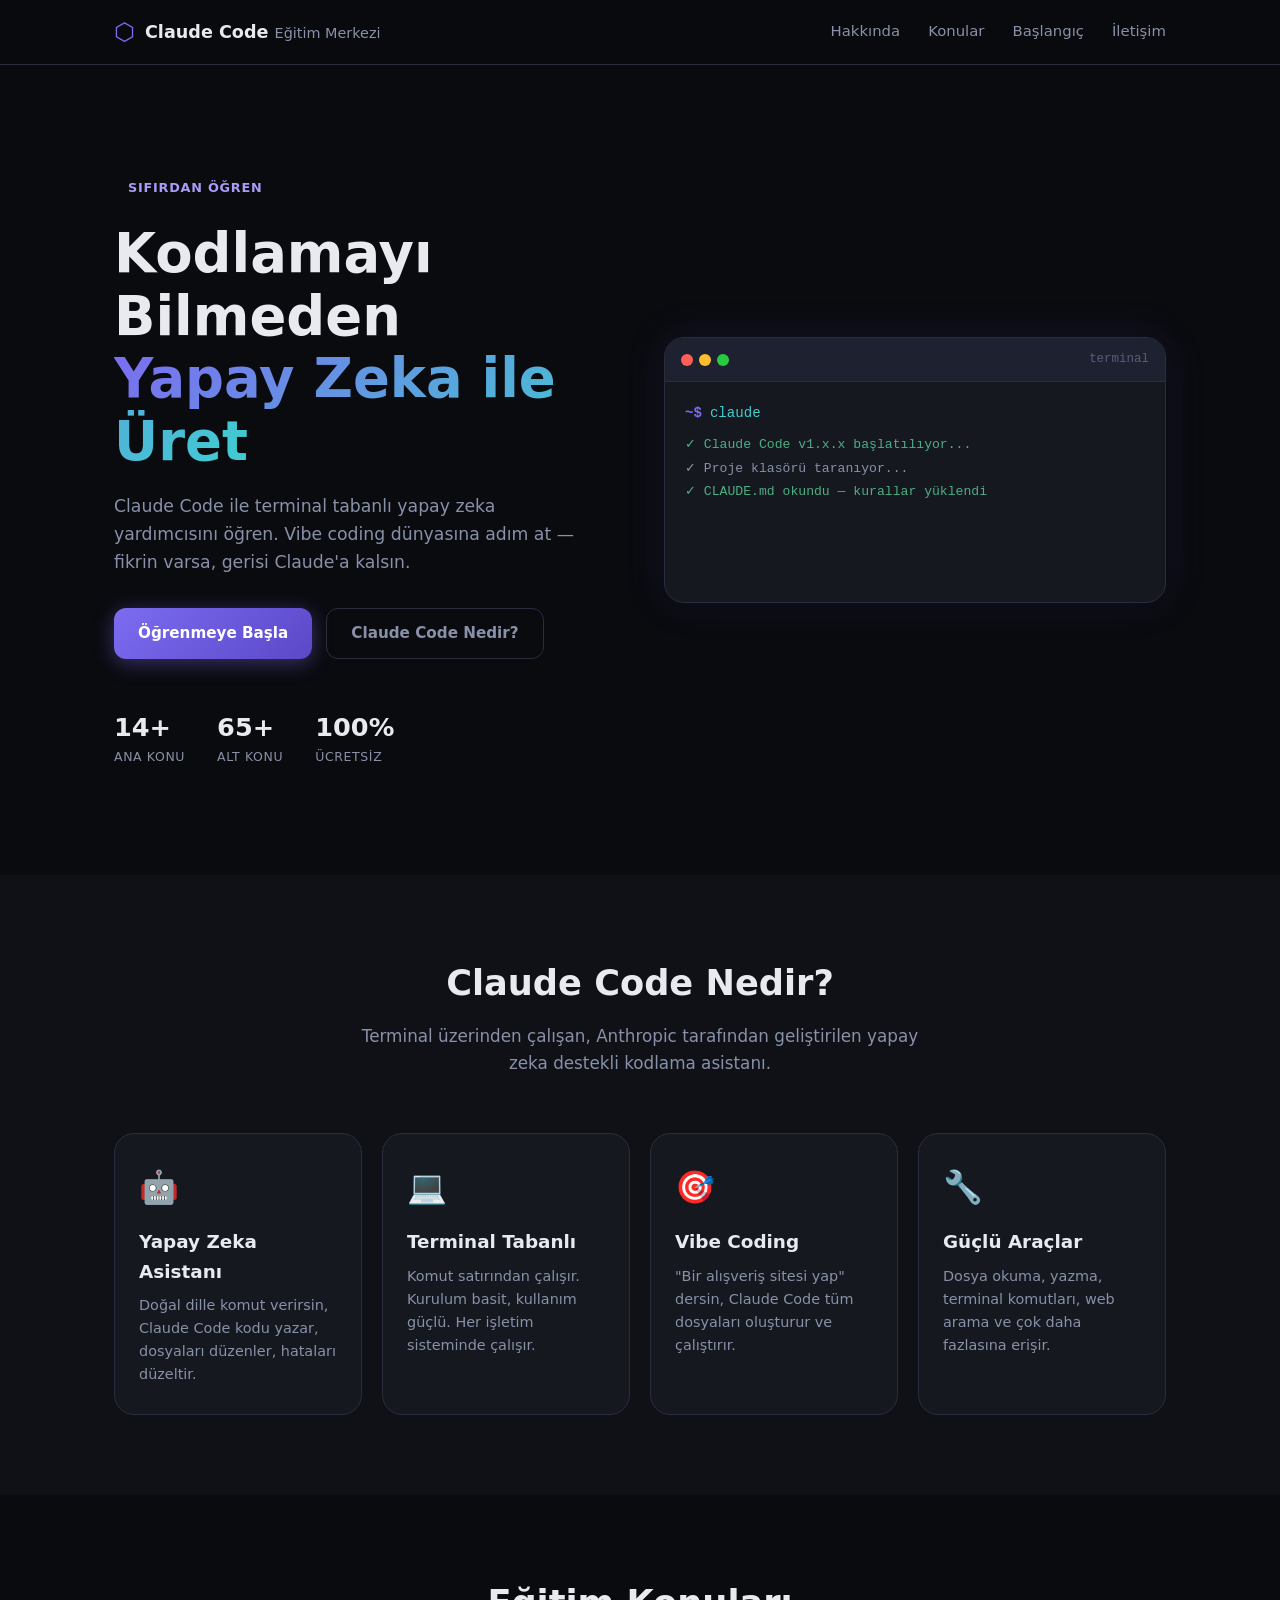
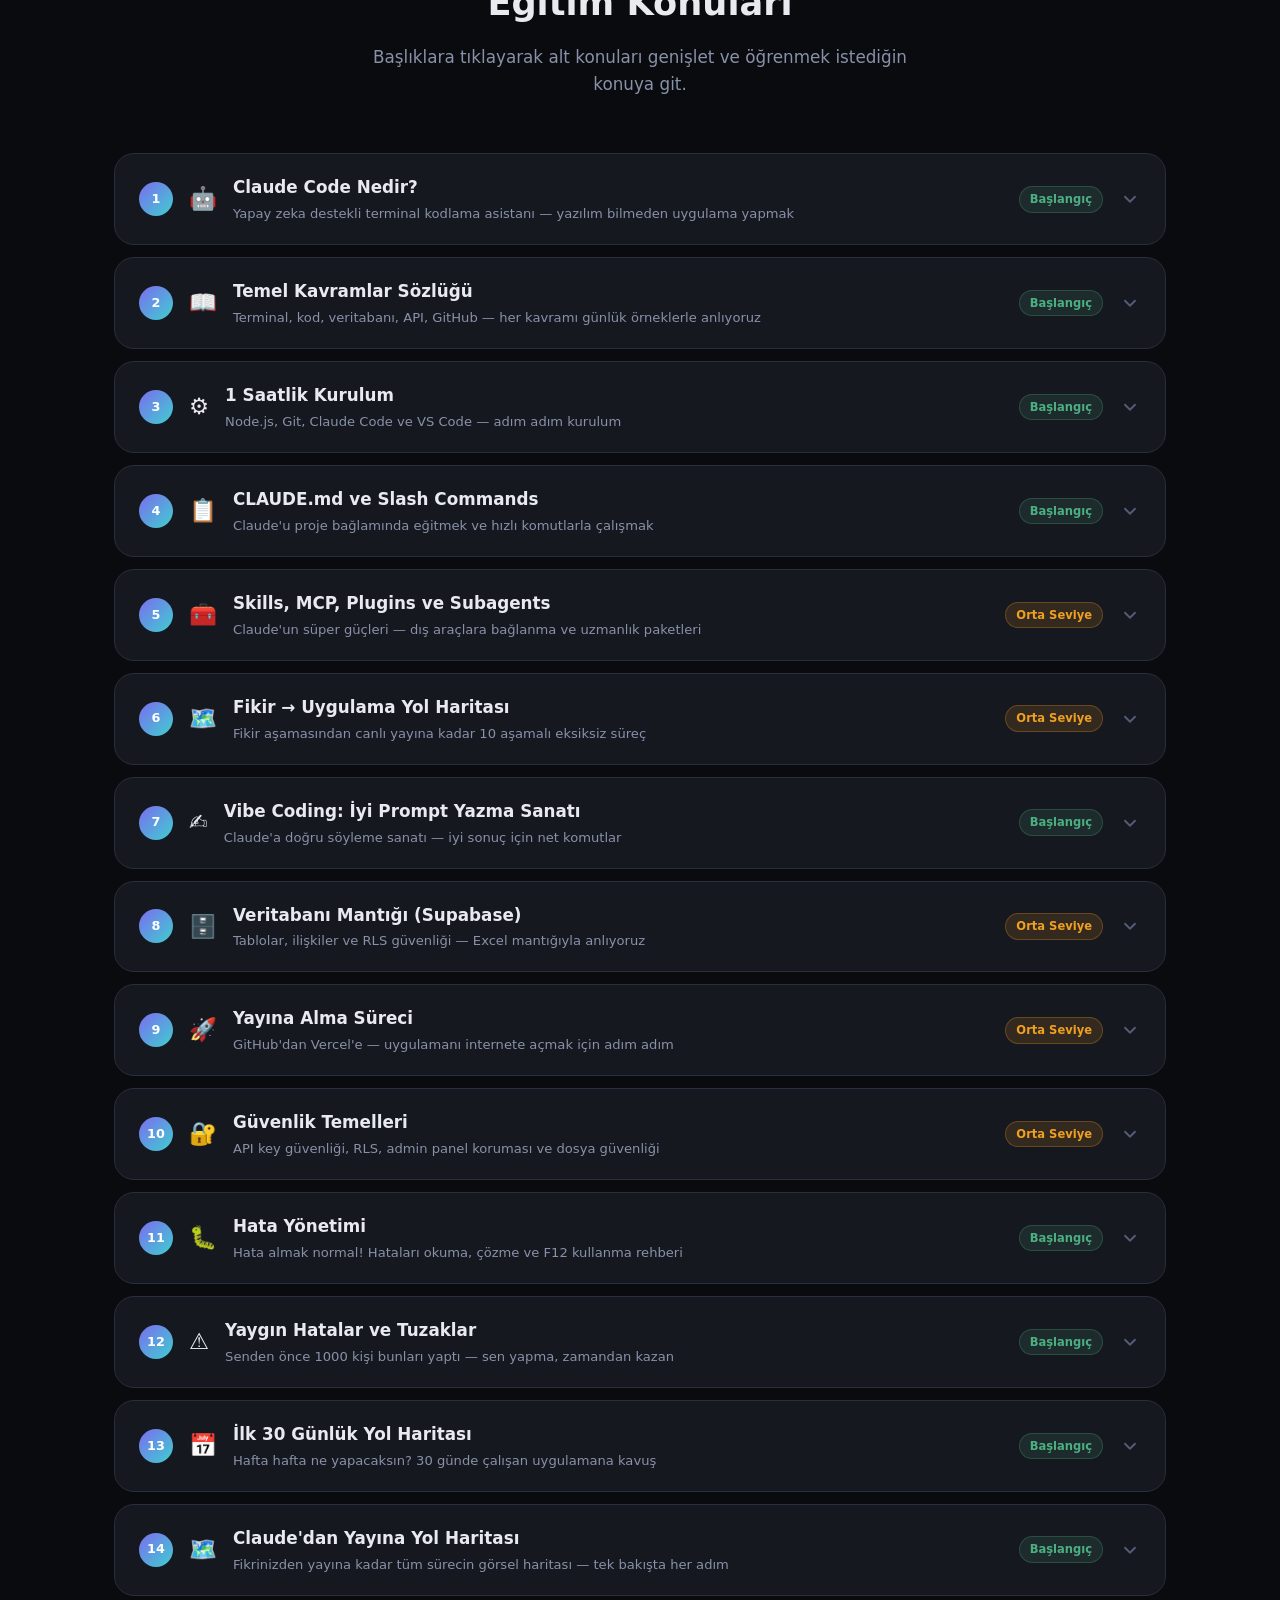
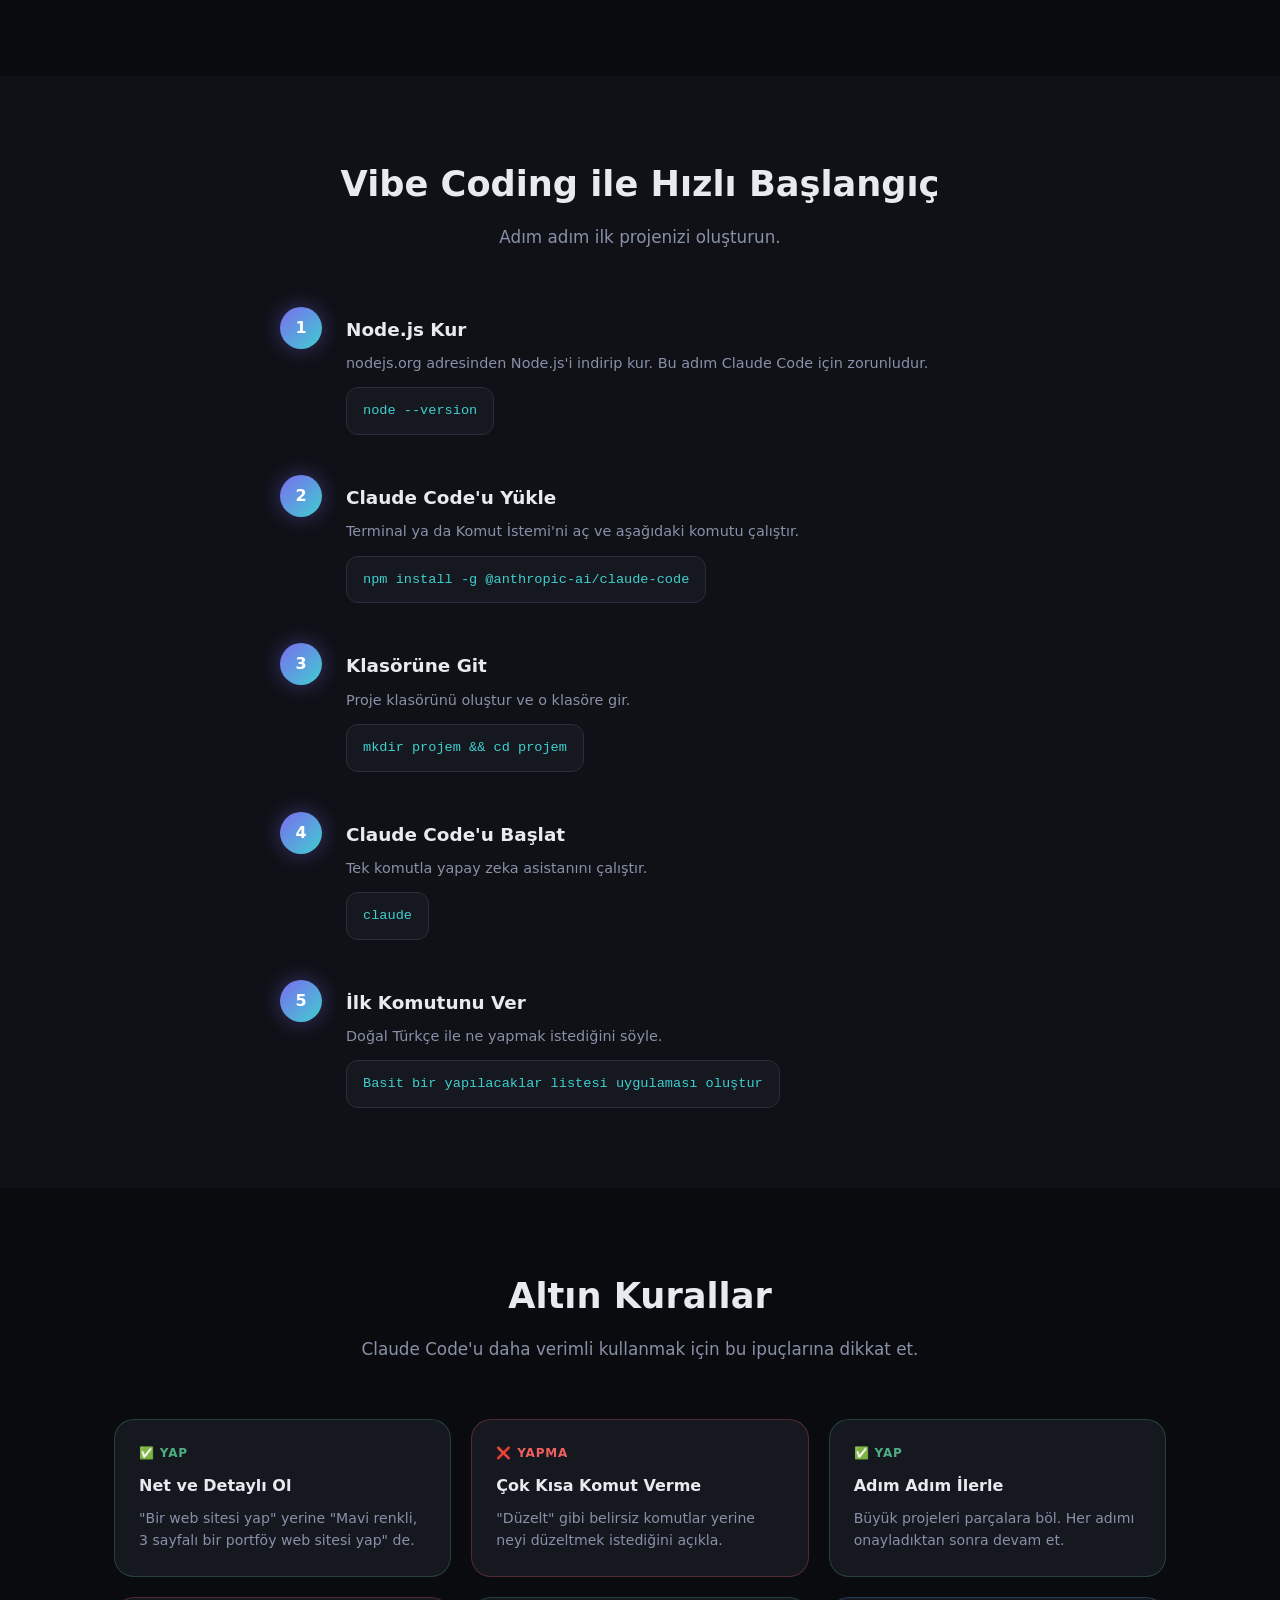
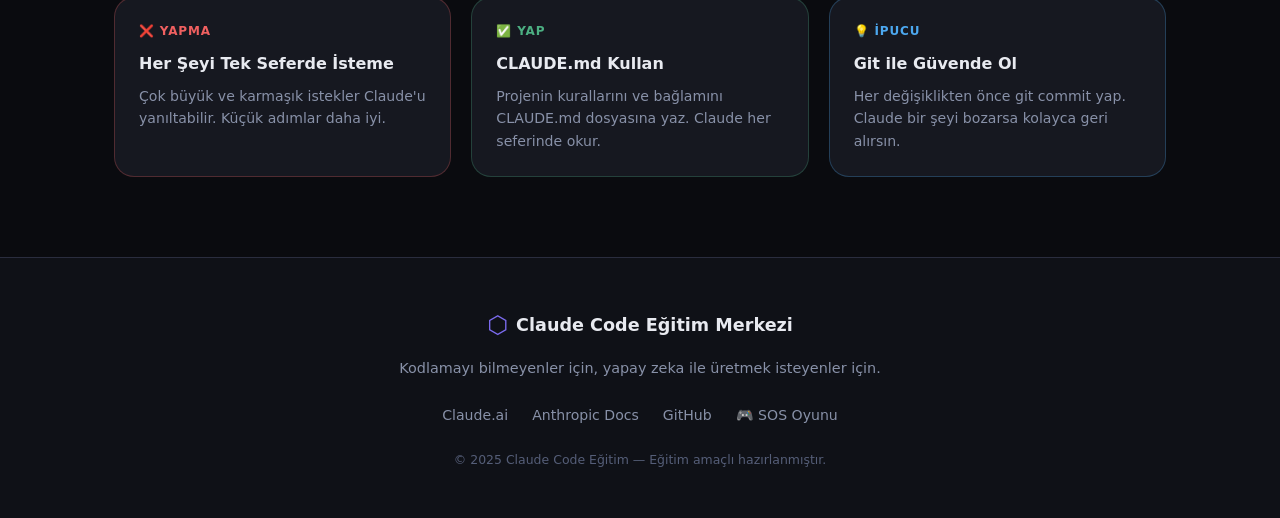
<file: index.html>
<!DOCTYPE html>
<html lang="tr">
<head>
  <meta charset="UTF-8" />
  <meta name="viewport" content="width=device-width, initial-scale=1.0" />
  <title>Claude Code Eğitim Merkezi</title>
  <link rel="stylesheet" href="style.css" />
</head>
<body>

  <!-- HEADER -->
  <header>
    <div class="header-inner">
      <div class="logo">
        <span class="logo-icon">⬡</span>
        <span class="logo-text">Claude Code <span class="logo-sub">Eğitim Merkezi</span></span>
      </div>
      <nav id="main-nav">
        <a href="#hakkinda" class="nav-link">Hakkında</a>
        <a href="#konular" class="nav-link">Konular</a>
        <a href="#baslangic" class="nav-link">Başlangıç</a>
        <a href="#iletisim" class="nav-link">İletişim</a>
      </nav>
      <button class="hamburger" id="hamburger" aria-label="Menüyü aç">
        <span></span><span></span><span></span>
      </button>
    </div>
    <!-- Mobile drawer -->
    <div class="mobile-nav" id="mobile-nav">
      <a href="#hakkinda" class="mobile-nav-link">Hakkında</a>
      <a href="#konular" class="mobile-nav-link">Konular</a>
      <a href="#baslangic" class="mobile-nav-link">Başlangıç</a>
      <a href="#iletisim" class="mobile-nav-link">İletişim</a>
    </div>
  </header>

  <!-- HERO -->
  <section class="hero">
    <div class="hero-inner">
      <div class="hero-badge">Sıfırdan Öğren</div>
      <h1>Kodlamayı Bilmeden<br /><span class="gradient-text">Yapay Zeka ile Üret</span></h1>
      <p class="hero-desc">
        Claude Code ile terminal tabanlı yapay zeka yardımcısını öğren.
        Vibe coding dünyasına adım at — fikrin varsa, gerisi Claude'a kalsın.
      </p>
      <div class="hero-btns">
        <a href="#konular" class="btn btn-primary">Öğrenmeye Başla</a>
        <a href="#nedir" class="btn btn-ghost">Claude Code Nedir?</a>
      </div>
      <div class="hero-stats">
        <div class="stat"><span>14+</span><small>Ana Konu</small></div>
        <div class="stat"><span>65+</span><small>Alt Konu</small></div>
        <div class="stat"><span>100%</span><small>Ücretsiz</small></div>
      </div>
    </div>
    <div class="hero-terminal">
      <div class="terminal-bar">
        <span class="dot red"></span><span class="dot yellow"></span><span class="dot green"></span>
        <span class="terminal-title">terminal</span>
      </div>
      <div class="terminal-body" id="terminalBody">
        <div class="t-line"><span class="t-prompt">~$</span> <span class="t-cmd typed" id="typedCmd"></span><span class="cursor" id="cursor">▋</span></div>
        <div class="t-output" id="termOutput"></div>
      </div>
    </div>
  </section>

  <!-- NEDIR -->
  <section class="section section-alt" id="nedir">
    <div class="container">
      <div class="section-header">
        <h2>Claude Code Nedir?</h2>
        <p>Terminal üzerinden çalışan, Anthropic tarafından geliştirilen yapay zeka destekli kodlama asistanı.</p>
      </div>
      <div class="cards-row">
        <div class="info-card">
          <div class="info-icon">🤖</div>
          <h3>Yapay Zeka Asistanı</h3>
          <p>Doğal dille komut verirsin, Claude Code kodu yazar, dosyaları düzenler, hataları düzeltir.</p>
        </div>
        <div class="info-card">
          <div class="info-icon">💻</div>
          <h3>Terminal Tabanlı</h3>
          <p>Komut satırından çalışır. Kurulum basit, kullanım güçlü. Her işletim sisteminde çalışır.</p>
        </div>
        <div class="info-card">
          <div class="info-icon">🎯</div>
          <h3>Vibe Coding</h3>
          <p>"Bir alışveriş sitesi yap" dersin, Claude Code tüm dosyaları oluşturur ve çalıştırır.</p>
        </div>
        <div class="info-card">
          <div class="info-icon">🔧</div>
          <h3>Güçlü Araçlar</h3>
          <p>Dosya okuma, yazma, terminal komutları, web arama ve çok daha fazlasına erişir.</p>
        </div>
      </div>
    </div>
  </section>

  <!-- KONULAR -->
  <section class="section" id="konular">
    <div class="container">
      <div class="section-header">
        <h2>Eğitim Konuları</h2>
        <p>Başlıklara tıklayarak alt konuları genişlet ve öğrenmek istediğin konuya git.</p>
      </div>
      <div class="accordion" id="accordion"></div>
    </div>
  </section>

  <!-- VIBE CODING -->
  <section class="section section-alt" id="baslangic">
    <div class="container">
      <div class="section-header">
        <h2>Vibe Coding ile Hızlı Başlangıç</h2>
        <p>Adım adım ilk projenizi oluşturun.</p>
      </div>
      <div class="steps">
        <div class="step">
          <div class="step-num">1</div>
          <div class="step-content">
            <h3>Node.js Kur</h3>
            <p>nodejs.org adresinden Node.js'i indirip kur. Bu adım Claude Code için zorunludur.</p>
            <div class="code-block"><code>node --version</code></div>
          </div>
        </div>
        <div class="step">
          <div class="step-num">2</div>
          <div class="step-content">
            <h3>Claude Code'u Yükle</h3>
            <p>Terminal ya da Komut İstemi'ni aç ve aşağıdaki komutu çalıştır.</p>
            <div class="code-block"><code>npm install -g @anthropic-ai/claude-code</code></div>
          </div>
        </div>
        <div class="step">
          <div class="step-num">3</div>
          <div class="step-content">
            <h3>Klasörüne Git</h3>
            <p>Proje klasörünü oluştur ve o klasöre gir.</p>
            <div class="code-block"><code>mkdir projem && cd projem</code></div>
          </div>
        </div>
        <div class="step">
          <div class="step-num">4</div>
          <div class="step-content">
            <h3>Claude Code'u Başlat</h3>
            <p>Tek komutla yapay zeka asistanını çalıştır.</p>
            <div class="code-block"><code>claude</code></div>
          </div>
        </div>
        <div class="step">
          <div class="step-num">5</div>
          <div class="step-content">
            <h3>İlk Komutunu Ver</h3>
            <p>Doğal Türkçe ile ne yapmak istediğini söyle.</p>
            <div class="code-block"><code>Basit bir yapılacaklar listesi uygulaması oluştur</code></div>
          </div>
        </div>
      </div>
    </div>
  </section>

  <!-- IPUCLARI -->
  <section class="section" id="ipuclari">
    <div class="container">
      <div class="section-header">
        <h2>Altın Kurallar</h2>
        <p>Claude Code'u daha verimli kullanmak için bu ipuçlarına dikkat et.</p>
      </div>
      <div class="tips-grid">
        <div class="tip-card tip-green">
          <div class="tip-label">✅ YAP</div>
          <h4>Net ve Detaylı Ol</h4>
          <p>"Bir web sitesi yap" yerine "Mavi renkli, 3 sayfalı bir portföy web sitesi yap" de.</p>
        </div>
        <div class="tip-card tip-red">
          <div class="tip-label">❌ YAPMA</div>
          <h4>Çok Kısa Komut Verme</h4>
          <p>"Düzelt" gibi belirsiz komutlar yerine neyi düzeltmek istediğini açıkla.</p>
        </div>
        <div class="tip-card tip-green">
          <div class="tip-label">✅ YAP</div>
          <h4>Adım Adım İlerle</h4>
          <p>Büyük projeleri parçalara böl. Her adımı onayladıktan sonra devam et.</p>
        </div>
        <div class="tip-card tip-red">
          <div class="tip-label">❌ YAPMA</div>
          <h4>Her Şeyi Tek Seferde İsteme</h4>
          <p>Çok büyük ve karmaşık istekler Claude'u yanıltabilir. Küçük adımlar daha iyi.</p>
        </div>
        <div class="tip-card tip-green">
          <div class="tip-label">✅ YAP</div>
          <h4>CLAUDE.md Kullan</h4>
          <p>Projenin kurallarını ve bağlamını CLAUDE.md dosyasına yaz. Claude her seferinde okur.</p>
        </div>
        <div class="tip-card tip-blue">
          <div class="tip-label">💡 İPUCU</div>
          <h4>Git ile Güvende Ol</h4>
          <p>Her değişiklikten önce git commit yap. Claude bir şeyi bozarsa kolayca geri alırsın.</p>
        </div>
      </div>
    </div>
  </section>

  <!-- FOOTER -->
  <footer id="iletisim">
    <div class="footer-inner">
      <div class="footer-logo">
        <span class="logo-icon">⬡</span> Claude Code Eğitim Merkezi
      </div>
      <p class="footer-desc">Kodlamayı bilmeyenler için, yapay zeka ile üretmek isteyenler için.</p>
      <div class="footer-links">
        <a href="https://claude.ai" target="_blank">Claude.ai</a>
        <a href="https://docs.anthropic.com" target="_blank">Anthropic Docs</a>
        <a href="https://github.com/anthropics/claude-code" target="_blank">GitHub</a>
        <a href="sos.html">🎮 SOS Oyunu</a>
      </div>
      <p class="footer-copy">© 2025 Claude Code Eğitim — Eğitim amaçlı hazırlanmıştır.</p>
    </div>
  </footer>

  <script src="data.js"></script>
  <script src="app.js"></script>
</body>
</html>
</file>
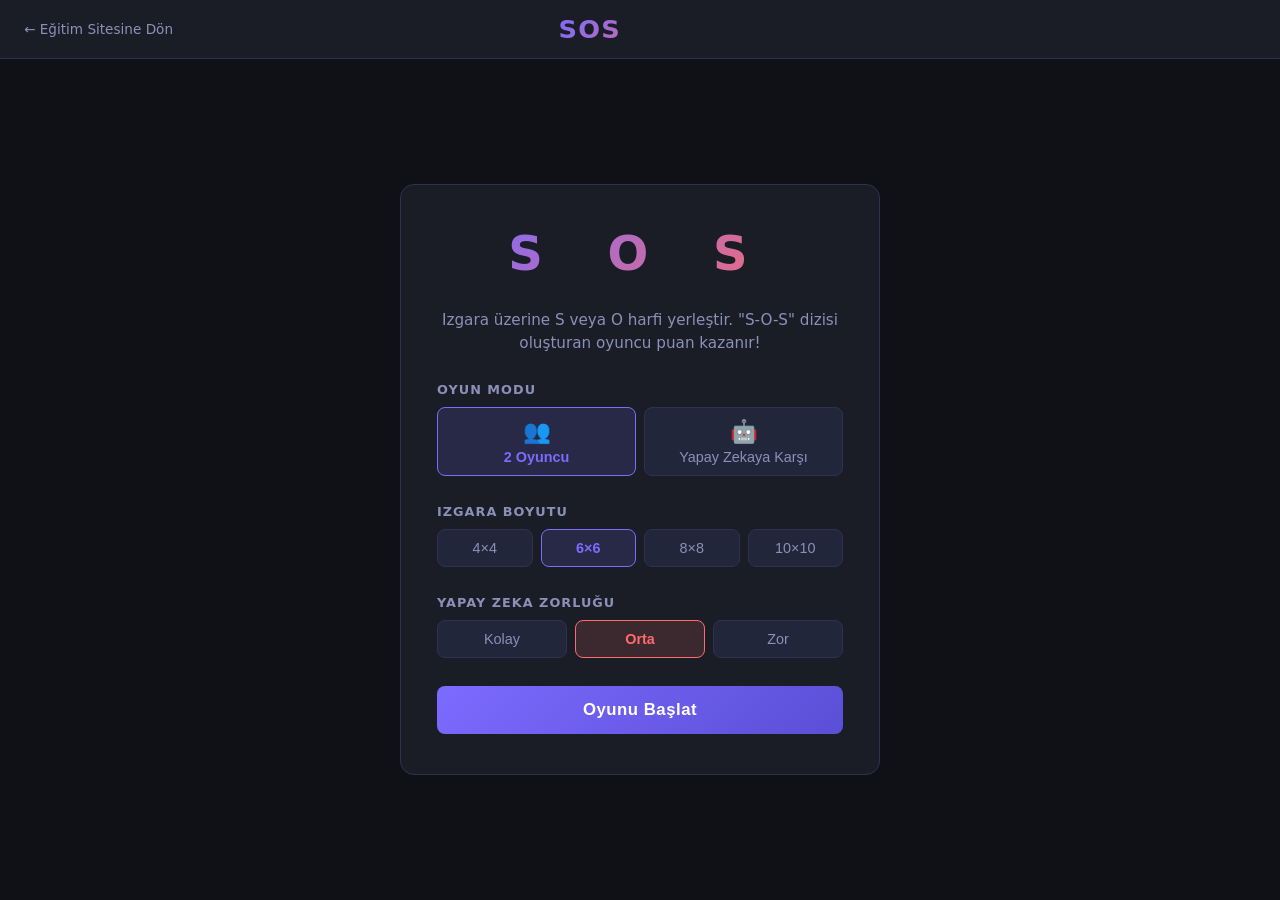
<file: sos.html>
<!DOCTYPE html>
<html lang="tr">
<head>
  <meta charset="UTF-8" />
  <meta name="viewport" content="width=device-width, initial-scale=1.0" />
  <title>SOS Oyunu</title>
  <link rel="stylesheet" href="sos.css" />
</head>
<body>
  <div class="page-wrapper">
    <!-- HEADER -->
    <header class="game-header">
      <a href="index.html" class="back-link">← Eğitim Sitesine Dön</a>
      <h1 class="game-title">SOS <span>Oyunu</span></h1>
      <div class="header-spacer"></div>
    </header>

    <!-- SETUP SCREEN -->
    <div class="screen" id="setupScreen">
      <div class="setup-card">
        <div class="setup-logo">S O S</div>
        <p class="setup-desc">Izgara üzerine S veya O harfi yerleştir. "S-O-S" dizisi oluşturan oyuncu puan kazanır!</p>

        <div class="setup-group">
          <label class="setup-label">Oyun Modu</label>
          <div class="mode-btns">
            <button class="mode-btn active" data-mode="pvp">
              <span class="mode-icon">👥</span>
              <span>2 Oyuncu</span>
            </button>
            <button class="mode-btn" data-mode="pva">
              <span class="mode-icon">🤖</span>
              <span>Yapay Zekaya Karşı</span>
            </button>
          </div>
        </div>

        <div class="setup-group">
          <label class="setup-label">Izgara Boyutu</label>
          <div class="size-btns">
            <button class="size-btn" data-size="4">4×4</button>
            <button class="size-btn active" data-size="6">6×6</button>
            <button class="size-btn" data-size="8">8×8</button>
            <button class="size-btn" data-size="10">10×10</button>
          </div>
        </div>

        <div class="setup-group" id="aiDiffGroup">
          <label class="setup-label">Yapay Zeka Zorluğu</label>
          <div class="diff-btns">
            <button class="diff-btn" data-diff="easy">Kolay</button>
            <button class="diff-btn active" data-diff="medium">Orta</button>
            <button class="diff-btn" data-diff="hard">Zor</button>
          </div>
        </div>

        <button class="start-btn" id="startBtn">Oyunu Başlat</button>
      </div>
    </div>

    <!-- GAME SCREEN -->
    <div class="screen hidden" id="gameScreen">
      <div class="game-layout">
        <!-- SCORE PANEL -->
        <div class="score-panel">
          <div class="player-card" id="p1Card">
            <div class="player-avatar p1-avatar">P1</div>
            <div class="player-info">
              <div class="player-name" id="p1Name">Oyuncu 1</div>
              <div class="player-score-wrap">
                <span class="player-score" id="p1Score">0</span>
                <span class="score-label">SOS</span>
              </div>
            </div>
            <div class="turn-indicator" id="p1Turn"></div>
          </div>

          <div class="vs-badge">VS</div>

          <div class="player-card" id="p2Card">
            <div class="player-avatar p2-avatar" id="p2AvatarEl">P2</div>
            <div class="player-info">
              <div class="player-name" id="p2Name">Oyuncu 2</div>
              <div class="player-score-wrap">
                <span class="player-score" id="p2Score">0</span>
                <span class="score-label">SOS</span>
              </div>
            </div>
            <div class="turn-indicator" id="p2Turn"></div>
          </div>
        </div>

        <!-- STATUS -->
        <div class="status-bar">
          <div class="status-text" id="statusText">Oyuncu 1'in sırası</div>
          <div class="cells-left" id="cellsLeft"></div>
        </div>

        <!-- LETTER SELECTOR -->
        <div class="letter-selector">
          <span class="selector-label">Harf seç:</span>
          <button class="letter-btn active" id="btnS" data-letter="S">S</button>
          <button class="letter-btn" id="btnO" data-letter="O">O</button>
        </div>

        <!-- BOARD -->
        <div class="board-container">
          <div class="board" id="board"></div>
        </div>

        <!-- CONTROLS -->
        <div class="game-controls">
          <button class="ctrl-btn" id="undoBtn">↩ Geri Al</button>
          <button class="ctrl-btn ctrl-danger" id="restartBtn">↺ Yeniden Başla</button>
        </div>
      </div>
    </div>

    <!-- RESULT SCREEN -->
    <div class="screen hidden" id="resultScreen">
      <div class="result-card">
        <div class="result-trophy" id="resultTrophy">🏆</div>
        <h2 class="result-title" id="resultTitle">Oyun Bitti!</h2>
        <p class="result-subtitle" id="resultSubtitle"></p>
        <div class="result-scores">
          <div class="result-player">
            <span class="result-pname" id="rp1Name">Oyuncu 1</span>
            <span class="result-pscore" id="rp1Score">0</span>
            <span class="result-plabel">SOS</span>
          </div>
          <div class="result-divider">-</div>
          <div class="result-player">
            <span class="result-pname" id="rp2Name">Oyuncu 2</span>
            <span class="result-pscore" id="rp2Score">0</span>
            <span class="result-plabel">SOS</span>
          </div>
        </div>
        <div class="result-btns">
          <button class="result-btn result-btn-primary" id="playAgainBtn">Tekrar Oyna</button>
          <button class="result-btn" id="newGameBtn">Yeni Ayarlar</button>
        </div>
      </div>
    </div>
  </div>

  <script src="sos.js"></script>
</body>
</html>
</file>
<file: style.css>
/* ============================================
   RESET & BASE
   ============================================ */
*, *::before, *::after { box-sizing: border-box; margin: 0; padding: 0; }

:root {
  --bg:          #0a0b0f;
  --bg-alt:      #0f1117;
  --surface:     #161820;
  --surface2:    #1e2130;
  --border:      #2a2d3e;
  --border-glow: #5b4cde44;
  --primary:     #7c6cf0;
  --primary-lt:  #a89cf7;
  --accent:      #3ecfcf;
  --accent2:     #f06292;
  --text:        #e8eaf0;
  --text-muted:  #8891a8;
  --text-dim:    #555e78;
  --green:       #4caf82;
  --red:         #f06060;
  --blue:        #4ca8f0;
  --radius:      12px;
  --radius-lg:   20px;
  --shadow:      0 4px 24px rgba(0,0,0,0.4);
  --shadow-glow: 0 0 40px rgba(124,108,240,0.15);
  --font:        'Segoe UI', system-ui, -apple-system, sans-serif;
  --mono:        'Cascadia Code', 'Fira Code', 'Consolas', monospace;
}

html { scroll-behavior: smooth; }

body {
  background: var(--bg);
  color: var(--text);
  font-family: var(--font);
  font-size: 16px;
  line-height: 1.6;
  overflow-x: hidden;
}

a { color: var(--primary-lt); text-decoration: none; transition: color .2s; }
a:hover { color: var(--accent); }

/* ============================================
   TYPOGRAPHY
   ============================================ */
h1 { font-size: clamp(2rem, 5vw, 3.4rem); font-weight: 800; line-height: 1.15; }
h2 { font-size: clamp(1.5rem, 3vw, 2.2rem); font-weight: 700; }
h3 { font-size: 1.15rem; font-weight: 600; }
h4 { font-size: 1rem; font-weight: 600; }

.gradient-text {
  background: linear-gradient(135deg, var(--primary) 0%, var(--accent) 100%);
  -webkit-background-clip: text;
  -webkit-text-fill-color: transparent;
  background-clip: text;
}

/* ============================================
   LAYOUT UTILITIES
   ============================================ */
.container { max-width: 1100px; margin: 0 auto; padding: 0 24px; }
.section    { padding: 80px 0; }
.section-alt { background: var(--bg-alt); }

.section-header {
  text-align: center;
  margin-bottom: 56px;
}
.section-header p {
  margin-top: 12px;
  color: var(--text-muted);
  font-size: 1.05rem;
  max-width: 560px;
  margin-left: auto;
  margin-right: auto;
}

/* ============================================
   HEADER
   ============================================ */
header {
  position: sticky;
  top: 0;
  z-index: 100;
  background: rgba(10,11,15,0.85);
  backdrop-filter: blur(16px);
  border-bottom: 1px solid var(--border);
}

.header-inner {
  max-width: 1100px;
  margin: 0 auto;
  padding: 0 24px;
  height: 64px;
  display: flex;
  align-items: center;
  justify-content: space-between;
}

.logo {
  display: flex;
  align-items: center;
  gap: 10px;
  font-weight: 700;
  font-size: 1.1rem;
}
.logo-icon { font-size: 1.5rem; color: var(--primary); }
.logo-sub  { color: var(--text-muted); font-weight: 400; font-size: .9rem; }

nav { display: flex; gap: 28px; }
nav a { color: var(--text-muted); font-size: .93rem; font-weight: 500; transition: color .2s; }
nav a:hover { color: var(--text); }

/* ============================================
   HERO
   ============================================ */
.hero {
  min-height: 90vh;
  display: grid;
  grid-template-columns: 1fr 1fr;
  align-items: center;
  gap: 48px;
  max-width: 1100px;
  margin: 0 auto;
  padding: 80px 24px;
}

.hero-badge {
  display: inline-block;
  background: linear-gradient(135deg, var(--primary)22, var(--accent)22);
  border: 1px solid var(--primary)44;
  color: var(--primary-lt);
  padding: 5px 14px;
  border-radius: 999px;
  font-size: .8rem;
  font-weight: 600;
  text-transform: uppercase;
  letter-spacing: .06em;
  margin-bottom: 20px;
}

.hero h1 { margin-bottom: 20px; }

.hero-desc {
  color: var(--text-muted);
  font-size: 1.08rem;
  max-width: 480px;
  margin-bottom: 32px;
}

.hero-btns { display: flex; gap: 14px; flex-wrap: wrap; margin-bottom: 48px; }

.btn {
  display: inline-flex;
  align-items: center;
  gap: 8px;
  padding: 12px 24px;
  border-radius: var(--radius);
  font-size: .95rem;
  font-weight: 600;
  cursor: pointer;
  transition: all .2s;
  border: none;
}
.btn-primary {
  background: linear-gradient(135deg, var(--primary), #5a48c8);
  color: #fff;
  box-shadow: 0 4px 20px rgba(124,108,240,0.4);
}
.btn-primary:hover { transform: translateY(-2px); box-shadow: 0 8px 28px rgba(124,108,240,0.5); color:#fff; }

.btn-ghost {
  background: transparent;
  border: 1px solid var(--border);
  color: var(--text-muted);
}
.btn-ghost:hover { border-color: var(--primary); color: var(--primary-lt); }

.hero-stats {
  display: flex;
  gap: 32px;
}
.stat { display: flex; flex-direction: column; }
.stat span { font-size: 1.6rem; font-weight: 800; color: var(--text); }
.stat small { font-size: .78rem; color: var(--text-muted); text-transform: uppercase; letter-spacing: .05em; }

/* ── Terminal ── */
.hero-terminal {
  background: var(--surface);
  border: 1px solid var(--border);
  border-radius: var(--radius-lg);
  overflow: hidden;
  box-shadow: var(--shadow), var(--shadow-glow);
}

.terminal-bar {
  background: var(--surface2);
  padding: 12px 16px;
  display: flex;
  align-items: center;
  gap: 6px;
  border-bottom: 1px solid var(--border);
}
.dot { width: 12px; height: 12px; border-radius: 50%; }
.dot.red    { background: #ff5f57; }
.dot.yellow { background: #ffbd2e; }
.dot.green  { background: #28ca41; }
.terminal-title {
  margin-left: auto;
  font-size: .78rem;
  color: var(--text-dim);
  font-family: var(--mono);
}

.terminal-body {
  padding: 20px 20px 32px;
  font-family: var(--mono);
  font-size: .88rem;
  min-height: 220px;
}

.t-line { display: flex; align-items: center; gap: 8px; margin-bottom: 8px; }
.t-prompt { color: var(--primary); font-weight: 700; }
.t-cmd { color: var(--accent); }
.cursor {
  color: var(--accent);
  animation: blink 1s step-end infinite;
  font-size: 1rem;
}
@keyframes blink { 50% { opacity: 0; } }

.t-output { margin-top: 8px; }
.t-out-line { color: var(--text-muted); line-height: 1.8; font-size: .82rem; }
.t-out-line.highlight { color: var(--green); }
.t-out-line.dim { color: var(--text-dim); }

/* ============================================
   INFO CARDS
   ============================================ */
.cards-row {
  display: grid;
  grid-template-columns: repeat(auto-fit, minmax(220px, 1fr));
  gap: 20px;
}

.info-card {
  background: var(--surface);
  border: 1px solid var(--border);
  border-radius: var(--radius-lg);
  padding: 28px 24px;
  transition: border-color .25s, transform .25s, box-shadow .25s;
}
.info-card:hover {
  border-color: var(--primary)66;
  transform: translateY(-4px);
  box-shadow: 0 12px 32px rgba(124,108,240,0.15);
}
.info-icon { font-size: 2rem; margin-bottom: 14px; }
.info-card h3 { margin-bottom: 8px; }
.info-card p  { color: var(--text-muted); font-size: .9rem; }

/* ============================================
   ACCORDION
   ============================================ */
.accordion { display: flex; flex-direction: column; gap: 12px; }

.acc-item {
  background: var(--surface);
  border: 1px solid var(--border);
  border-radius: var(--radius-lg);
  overflow: hidden;
  transition: border-color .25s, box-shadow .25s;
}
.acc-item.open {
  border-color: var(--primary)66;
  box-shadow: 0 4px 24px rgba(124,108,240,0.12);
}

.acc-header {
  display: flex;
  align-items: center;
  gap: 16px;
  padding: 20px 24px;
  cursor: pointer;
  user-select: none;
  transition: background .2s;
}
.acc-header:hover { background: var(--surface2); }

.acc-num {
  width: 34px;
  height: 34px;
  border-radius: 50%;
  background: linear-gradient(135deg, var(--primary), var(--accent));
  display: flex;
  align-items: center;
  justify-content: center;
  font-size: .8rem;
  font-weight: 700;
  color: #fff;
  flex-shrink: 0;
}

.acc-icon { font-size: 1.4rem; flex-shrink: 0; }
.acc-title { flex: 1; }
.acc-title h3 { font-size: 1.05rem; margin-bottom: 2px; }
.acc-title p  { font-size: .82rem; color: var(--text-muted); }

.acc-tag {
  font-size: .72rem;
  padding: 3px 10px;
  border-radius: 999px;
  font-weight: 600;
  flex-shrink: 0;
}
.tag-beginner    { background: #4caf8222; color: #4caf82; border: 1px solid #4caf8244; }
.tag-intermediate{ background: #f0a02022; color: #f0a020; border: 1px solid #f0a02044; }
.tag-advanced    { background: #f0606022; color: #f06060; border: 1px solid #f0606044; }
.tag-pro         { background: #7c6cf022; color: #a89cf7; border: 1px solid #7c6cf044; }

.acc-chevron {
  width: 22px;
  height: 22px;
  flex-shrink: 0;
  color: var(--text-dim);
  transition: transform .3s;
}
.acc-item.open .acc-chevron { transform: rotate(180deg); }

.acc-body {
  max-height: 0;
  overflow: hidden;
  transition: max-height .4s cubic-bezier(0.4,0,0.2,1);
}
.acc-body-inner {
  border-top: 1px solid var(--border);
  padding: 20px 24px 24px;
  display: grid;
  grid-template-columns: repeat(auto-fill, minmax(240px, 1fr));
  gap: 10px;
}

.sub-item {
  display: flex;
  align-items: flex-start;
  gap: 12px;
  background: var(--bg-alt);
  border: 1px solid var(--border);
  border-radius: var(--radius);
  padding: 14px 16px;
  cursor: pointer;
  transition: border-color .2s, background .2s;
  text-align: left;
}
.sub-item:hover {
  border-color: var(--primary)88;
  background: var(--surface2);
}

.sub-icon { font-size: 1.2rem; flex-shrink: 0; margin-top: 1px; }
.sub-text {}
.sub-text strong { display: block; font-size: .9rem; color: var(--text); }
.sub-text span   { font-size: .78rem; color: var(--text-muted); line-height: 1.4; }

/* ============================================
   MODAL
   ============================================ */
.modal-overlay {
  position: fixed;
  inset: 0;
  background: rgba(0,0,0,0.75);
  backdrop-filter: blur(6px);
  z-index: 200;
  display: flex;
  align-items: center;
  justify-content: center;
  padding: 20px;
  opacity: 0;
  pointer-events: none;
  transition: opacity .25s;
}
.modal-overlay.open {
  opacity: 1;
  pointer-events: auto;
}

.modal {
  background: var(--surface);
  border: 1px solid var(--border);
  border-radius: var(--radius-lg);
  width: 100%;
  max-width: 680px;
  max-height: 82vh;
  overflow-y: auto;
  transform: translateY(20px);
  transition: transform .25s;
  box-shadow: 0 24px 80px rgba(0,0,0,0.6);
}
.modal-overlay.open .modal { transform: translateY(0); }

.modal-header {
  padding: 24px 28px 20px;
  border-bottom: 1px solid var(--border);
  display: flex;
  align-items: flex-start;
  gap: 14px;
}
.modal-header-icon { font-size: 2rem; flex-shrink: 0; }
.modal-header-text h3 { font-size: 1.2rem; margin-bottom: 4px; }
.modal-header-text p  { font-size: .85rem; color: var(--text-muted); }
.modal-close {
  margin-left: auto;
  background: none;
  border: none;
  color: var(--text-muted);
  font-size: 1.4rem;
  cursor: pointer;
  padding: 4px 8px;
  border-radius: 6px;
  transition: background .2s, color .2s;
  flex-shrink: 0;
}
.modal-close:hover { background: var(--surface2); color: var(--text); }

.modal-body { padding: 24px 28px; }

.modal-section { margin-bottom: 24px; }
.modal-section:last-child { margin-bottom: 0; }
.modal-section h4 {
  font-size: .75rem;
  text-transform: uppercase;
  letter-spacing: .08em;
  color: var(--primary-lt);
  margin-bottom: 10px;
}
.modal-section p  { color: var(--text-muted); font-size: .92rem; line-height: 1.7; }

.modal-code {
  background: var(--bg);
  border: 1px solid var(--border);
  border-radius: var(--radius);
  padding: 14px 16px;
  font-family: var(--mono);
  font-size: .83rem;
  color: var(--accent);
  margin-bottom: 8px;
  position: relative;
  overflow-x: auto;
}
.modal-code::before {
  content: attr(data-label);
  position: absolute;
  top: 8px;
  right: 10px;
  font-size: .68rem;
  color: var(--text-dim);
  text-transform: uppercase;
  letter-spacing: .06em;
}

.modal-list { list-style: none; display: flex; flex-direction: column; gap: 6px; }
.modal-list li {
  display: flex;
  align-items: flex-start;
  gap: 8px;
  font-size: .9rem;
  color: var(--text-muted);
}
.modal-list li::before { content: '→'; color: var(--primary); flex-shrink: 0; }

/* ============================================
   STEPS
   ============================================ */
.steps { display: flex; flex-direction: column; gap: 0; max-width: 720px; margin: 0 auto; }

.step {
  display: flex;
  gap: 24px;
  position: relative;
  padding-bottom: 40px;
}
.step:last-child { padding-bottom: 0; }
.step:last-child::after { display: none; }
.step::after {
  content: '';
  position: absolute;
  left: 20px;
  top: 48px;
  bottom: 0;
  width: 2px;
  background: linear-gradient(to bottom, var(--primary)44, transparent);
}

.step-num {
  width: 42px;
  height: 42px;
  border-radius: 50%;
  background: linear-gradient(135deg, var(--primary), var(--accent));
  display: flex;
  align-items: center;
  justify-content: center;
  font-weight: 800;
  font-size: 1rem;
  color: #fff;
  flex-shrink: 0;
  box-shadow: 0 0 20px rgba(124,108,240,0.4);
  position: relative;
  z-index: 1;
}

.step-content { flex: 1; padding-top: 8px; }
.step-content h3 { margin-bottom: 8px; }
.step-content p  { color: var(--text-muted); font-size: .9rem; margin-bottom: 12px; }

.code-block {
  background: var(--surface);
  border: 1px solid var(--border);
  border-radius: var(--radius);
  padding: 12px 16px;
  font-family: var(--mono);
  font-size: .85rem;
  color: var(--accent);
  display: inline-block;
}

/* ============================================
   TIPS GRID
   ============================================ */
.tips-grid {
  display: grid;
  grid-template-columns: repeat(auto-fit, minmax(280px, 1fr));
  gap: 20px;
}

.tip-card {
  background: var(--surface);
  border-radius: var(--radius-lg);
  padding: 24px;
  border: 1px solid var(--border);
}
.tip-label {
  font-size: .75rem;
  font-weight: 700;
  text-transform: uppercase;
  letter-spacing: .07em;
  margin-bottom: 10px;
}
.tip-green { border-color: #4caf8244; }
.tip-green .tip-label { color: var(--green); }
.tip-red   { border-color: #f0606044; }
.tip-red   .tip-label { color: var(--red); }
.tip-blue  { border-color: #4ca8f044; }
.tip-blue  .tip-label { color: var(--blue); }

.tip-card h4 { margin-bottom: 8px; }
.tip-card p  { color: var(--text-muted); font-size: .88rem; }

/* ============================================
   FOOTER
   ============================================ */
footer {
  background: var(--bg-alt);
  border-top: 1px solid var(--border);
  padding: 48px 24px;
  text-align: center;
}

.footer-inner { max-width: 600px; margin: 0 auto; }
.footer-logo {
  display: inline-flex;
  align-items: center;
  gap: 8px;
  font-size: 1.1rem;
  font-weight: 700;
  margin-bottom: 12px;
}
.footer-desc  { color: var(--text-muted); font-size: .9rem; margin-bottom: 24px; }
.footer-links { display: flex; justify-content: center; gap: 24px; margin-bottom: 24px; }
.footer-links a { color: var(--text-muted); font-size: .88rem; }
.footer-links a:hover { color: var(--primary-lt); }
.footer-copy { color: var(--text-dim); font-size: .78rem; }

/* ============================================
   SCROLLBAR
   ============================================ */
::-webkit-scrollbar { width: 6px; height: 6px; }
::-webkit-scrollbar-track { background: var(--bg); }
::-webkit-scrollbar-thumb { background: var(--border); border-radius: 99px; }
::-webkit-scrollbar-thumb:hover { background: var(--primary)88; }

/* ============================================
   HAMBURGER BUTTON
   ============================================ */
.hamburger {
  display: none;
  flex-direction: column;
  justify-content: center;
  align-items: center;
  gap: 5px;
  width: 44px;
  height: 44px;
  background: none;
  border: 1px solid var(--border);
  border-radius: var(--radius);
  cursor: pointer;
  padding: 8px;
  flex-shrink: 0;
}
.hamburger span {
  display: block;
  width: 20px;
  height: 2px;
  background: var(--text-muted);
  border-radius: 2px;
  transition: all .28s ease;
}
.hamburger.open span:nth-child(1) { transform: translateY(7px) rotate(45deg); }
.hamburger.open span:nth-child(2) { opacity: 0; transform: scaleX(0); }
.hamburger.open span:nth-child(3) { transform: translateY(-7px) rotate(-45deg); }

/* ============================================
   MOBILE NAV DRAWER
   ============================================ */
.mobile-nav {
  display: none;
  flex-direction: column;
  background: var(--surface);
  border-top: 1px solid var(--border);
  padding: 8px 0 16px;
  position: absolute;
  top: 64px;
  left: 0;
  right: 0;
  z-index: 99;
  box-shadow: 0 12px 32px rgba(0,0,0,0.4);
}
.mobile-nav.open { display: flex; }
.mobile-nav-link {
  padding: 14px 24px;
  color: var(--text-muted);
  font-size: 1rem;
  font-weight: 500;
  border-bottom: 1px solid var(--border);
  transition: background .15s, color .15s;
}
.mobile-nav-link:last-child { border-bottom: none; }
.mobile-nav-link:hover,
.mobile-nav-link:active { background: var(--surface2); color: var(--text); }

/* ============================================
   RESPONSIVE — TABLET  (≤ 1024px)
   ============================================ */
@media (max-width: 1024px) {
  .hero {
    grid-template-columns: 1fr 1fr;
    gap: 32px;
    padding: 60px 20px;
    min-height: auto;
  }
  .hero-terminal { display: block; }

  .cards-row { grid-template-columns: repeat(2, 1fr); }
  .tips-grid  { grid-template-columns: repeat(2, 1fr); }

  .acc-header { gap: 12px; padding: 18px 20px; }
  .acc-body-inner { padding: 16px 20px 20px; }
}

/* ============================================
   RESPONSIVE — SMALL TABLET / LARGE PHONE  (≤ 768px)
   ============================================ */
@media (max-width: 768px) {

  /* Header */
  header { position: sticky; }
  nav { display: none; }
  .hamburger { display: flex; }

  /* Hero — tek sütun */
  .hero {
    grid-template-columns: 1fr;
    min-height: auto;
    padding: 40px 16px 48px;
    gap: 36px;
  }
  .hero h1 { font-size: clamp(1.75rem, 7vw, 2.6rem); }
  .hero-desc { font-size: .97rem; max-width: 100%; }
  .hero-btns { flex-direction: column; gap: 10px; }
  .hero-btns .btn { width: 100%; justify-content: center; padding: 14px 20px; font-size: 1rem; }
  .hero-stats { gap: 20px; }
  .stat span { font-size: 1.4rem; }

  /* Terminal — 768 ve altında gizle */
  .hero-terminal { display: none; }

  /* Bölüm padding */
  .section { padding: 56px 0; }
  .container { padding: 0 16px; }
  .section-header { margin-bottom: 36px; }
  .section-header h2 { font-size: 1.5rem; }
  .section-header p { font-size: .92rem; }

  /* Info cards */
  .cards-row { grid-template-columns: 1fr 1fr; gap: 14px; }
  .info-card { padding: 20px 16px; }
  .info-icon { font-size: 1.6rem; margin-bottom: 10px; }
  .info-card h3 { font-size: 1rem; }

  /* Accordion */
  .acc-header { gap: 10px; padding: 16px; }
  .acc-num { width: 30px; height: 30px; font-size: .75rem; }
  .acc-icon { font-size: 1.2rem; }
  .acc-title h3 { font-size: .95rem; }
  .acc-title p  { font-size: .76rem; }
  .acc-tag { display: none; }           /* etiket küçük ekranda gizle */
  .acc-chevron { width: 18px; height: 18px; }
  .acc-body-inner {
    grid-template-columns: 1fr;
    padding: 12px 16px 16px;
    gap: 8px;
  }
  .sub-item { padding: 12px 14px; }
  .sub-text strong { font-size: .87rem; }
  .sub-text span   { font-size: .75rem; }

  /* Steps */
  .steps { padding: 0 4px; }
  .step { gap: 16px; padding-bottom: 28px; }
  .step::after { left: 17px; }
  .step-num { width: 36px; height: 36px; font-size: .9rem; }
  .step-content h3 { font-size: 1rem; }
  .code-block { font-size: .78rem; word-break: break-all; display: block; }

  /* Tips */
  .tips-grid { grid-template-columns: 1fr; gap: 12px; }
  .tip-card  { padding: 18px 16px; }

  /* Modal */
  .modal-overlay { padding: 0; align-items: flex-end; }
  .modal {
    max-width: 100%;
    max-height: 88vh;
    border-radius: var(--radius-lg) var(--radius-lg) 0 0;
    transform: translateY(100%);
  }
  .modal-overlay.open .modal { transform: translateY(0); }
  .modal-header { padding: 18px 18px 14px; }
  .modal-header-icon { font-size: 1.6rem; }
  .modal-header-text h3 { font-size: 1.05rem; }
  .modal-body { padding: 16px 18px 24px; }

  /* Footer */
  footer { padding: 36px 16px; }
  .footer-links { flex-wrap: wrap; gap: 16px; }
}

/* ============================================
   RESPONSIVE — TABLET PORTRAIT  (640px – 768px)
   terminal'i küçük ama göster
   ============================================ */
@media (min-width: 640px) and (max-width: 768px) {
  .hero {
    grid-template-columns: 1fr 1fr;
    gap: 24px;
    align-items: start;
  }
  .hero-terminal { display: block; }
  .terminal-body { min-height: 160px; padding: 14px 14px 20px; font-size: .78rem; }
}

/* ============================================
   RESPONSIVE — SMALL PHONE  (≤ 480px)
   ============================================ */
@media (max-width: 480px) {

  /* Header logo */
  .logo-sub { display: none; }
  .logo-text { font-size: .95rem; }

  /* Hero */
  .hero { padding: 32px 14px 40px; }
  .hero h1 { font-size: clamp(1.55rem, 8vw, 2rem); }
  .hero-badge { font-size: .72rem; }

  /* Cards — tek sütun */
  .cards-row { grid-template-columns: 1fr; }

  /* Terminal mini görünüm — tablet'te gizli, 480'de de gizli */
  .hero-terminal { display: none; }

  /* Accordion header daha kompakt */
  .acc-num { display: none; }          /* numara küçük ekranda gizle */
  .acc-header { padding: 14px; gap: 8px; }
  .acc-title p { display: none; }      /* alt başlık çok yer tutmasın */

  /* Modal — tam ekran slide-up */
  .modal { max-height: 92vh; }
  .modal-header { padding: 14px 14px 12px; gap: 10px; }
  .modal-header-text h3 { font-size: .97rem; }
  .modal-body { padding: 14px 14px 28px; }

  /* Adımlar için kod bloğu */
  .code-block { font-size: .73rem; padding: 10px 12px; }

  /* Stats */
  .hero-stats { gap: 16px; }
  .stat span  { font-size: 1.25rem; }
  .stat small { font-size: .7rem; }
}
</file>
<file: sos.css>
/* ===== RESET & BASE ===== */
*, *::before, *::after { box-sizing: border-box; margin: 0; padding: 0; }

:root {
  --bg: #0f1117;
  --surface: #1a1d26;
  --surface2: #22263a;
  --border: #2e3250;
  --accent1: #7c6bff;
  --accent2: #ff6b6b;
  --accent-gold: #ffd700;
  --text: #e8eaf6;
  --text-dim: #8b90b8;
  --p1: #7c6bff;
  --p2: #ff6b6b;
  --sos-glow: rgba(124, 107, 255, 0.4);
  --radius: 14px;
  --radius-sm: 8px;
}

body {
  font-family: 'Segoe UI', system-ui, -apple-system, sans-serif;
  background: var(--bg);
  color: var(--text);
  min-height: 100vh;
}

/* ===== LAYOUT ===== */
.page-wrapper { display: flex; flex-direction: column; min-height: 100vh; }

/* ===== HEADER ===== */
.game-header {
  display: flex;
  align-items: center;
  justify-content: space-between;
  padding: 14px 24px;
  background: var(--surface);
  border-bottom: 1px solid var(--border);
  position: sticky;
  top: 0;
  z-index: 100;
}

.back-link {
  color: var(--text-dim);
  text-decoration: none;
  font-size: 0.85rem;
  transition: color 0.2s;
  min-width: 140px;
}
.back-link:hover { color: var(--text); }

.game-title {
  font-size: 1.6rem;
  font-weight: 800;
  letter-spacing: 0.05em;
  background: linear-gradient(135deg, var(--accent1), var(--accent2));
  -webkit-background-clip: text;
  -webkit-text-fill-color: transparent;
  background-clip: text;
}
.game-title span { opacity: 0.85; }

.header-spacer { min-width: 140px; }

/* ===== SCREENS ===== */
.screen { flex: 1; display: flex; align-items: center; justify-content: center; padding: 24px 16px; }
.screen.hidden { display: none; }

/* ===== SETUP SCREEN ===== */
.setup-card {
  background: var(--surface);
  border: 1px solid var(--border);
  border-radius: var(--radius);
  padding: 40px 36px;
  max-width: 480px;
  width: 100%;
  display: flex;
  flex-direction: column;
  gap: 28px;
}

.setup-logo {
  font-size: 3rem;
  font-weight: 900;
  text-align: center;
  letter-spacing: 0.5em;
  background: linear-gradient(135deg, var(--accent1), var(--accent2));
  -webkit-background-clip: text;
  -webkit-text-fill-color: transparent;
  background-clip: text;
}

.setup-desc {
  text-align: center;
  color: var(--text-dim);
  font-size: 0.95rem;
  line-height: 1.5;
}

.setup-group { display: flex; flex-direction: column; gap: 10px; }

.setup-label {
  font-size: 0.8rem;
  font-weight: 600;
  text-transform: uppercase;
  letter-spacing: 0.08em;
  color: var(--text-dim);
}

.mode-btns, .size-btns, .diff-btns {
  display: flex;
  gap: 8px;
  flex-wrap: wrap;
}

.mode-btn, .size-btn, .diff-btn {
  flex: 1;
  padding: 10px 12px;
  border: 1px solid var(--border);
  border-radius: var(--radius-sm);
  background: var(--surface2);
  color: var(--text-dim);
  cursor: pointer;
  font-size: 0.9rem;
  font-weight: 500;
  transition: all 0.2s;
  display: flex;
  flex-direction: column;
  align-items: center;
  gap: 4px;
}

.mode-btn .mode-icon { font-size: 1.4rem; }

.mode-btn:hover, .size-btn:hover, .diff-btn:hover {
  border-color: var(--accent1);
  color: var(--text);
}

.mode-btn.active, .size-btn.active {
  border-color: var(--accent1);
  background: rgba(124, 107, 255, 0.15);
  color: var(--accent1);
  font-weight: 600;
}

.diff-btn.active {
  border-color: var(--accent2);
  background: rgba(255, 107, 107, 0.15);
  color: var(--accent2);
  font-weight: 600;
}

#aiDiffGroup { transition: opacity 0.2s; }
#aiDiffGroup.hidden-group { opacity: 0.3; pointer-events: none; }

.start-btn {
  padding: 14px;
  background: linear-gradient(135deg, var(--accent1), #5a4fd6);
  color: #fff;
  border: none;
  border-radius: var(--radius-sm);
  font-size: 1.05rem;
  font-weight: 700;
  cursor: pointer;
  transition: opacity 0.2s, transform 0.1s;
  letter-spacing: 0.03em;
}
.start-btn:hover { opacity: 0.9; transform: translateY(-1px); }
.start-btn:active { transform: translateY(0); }

/* ===== GAME SCREEN ===== */
.game-layout {
  display: flex;
  flex-direction: column;
  align-items: center;
  gap: 16px;
  width: 100%;
  max-width: 700px;
}

/* Score Panel */
.score-panel {
  display: flex;
  align-items: center;
  gap: 16px;
  width: 100%;
  background: var(--surface);
  border: 1px solid var(--border);
  border-radius: var(--radius);
  padding: 16px 20px;
}

.player-card {
  flex: 1;
  display: flex;
  align-items: center;
  gap: 12px;
  padding: 10px 14px;
  border-radius: var(--radius-sm);
  transition: background 0.2s;
  position: relative;
}
.player-card.active { background: var(--surface2); }

.player-avatar {
  width: 44px;
  height: 44px;
  border-radius: 50%;
  display: flex;
  align-items: center;
  justify-content: center;
  font-weight: 800;
  font-size: 0.9rem;
  flex-shrink: 0;
}
.p1-avatar { background: rgba(124, 107, 255, 0.2); color: var(--p1); border: 2px solid var(--p1); }
.p2-avatar { background: rgba(255, 107, 107, 0.2); color: var(--p2); border: 2px solid var(--p2); }

.player-info { flex: 1; }
.player-name { font-size: 0.85rem; color: var(--text-dim); font-weight: 500; }
.player-score-wrap { display: flex; align-items: baseline; gap: 4px; }
.player-score { font-size: 1.8rem; font-weight: 800; line-height: 1; }
#p1Score { color: var(--p1); }
#p2Score { color: var(--p2); }
.score-label { font-size: 0.75rem; color: var(--text-dim); font-weight: 600; }

.turn-indicator {
  width: 10px;
  height: 10px;
  border-radius: 50%;
  background: transparent;
  transition: background 0.2s;
  flex-shrink: 0;
}
.p1-turn .turn-indicator { background: var(--p1); box-shadow: 0 0 8px var(--p1); }
.p2-turn .turn-indicator { background: var(--p2); box-shadow: 0 0 8px var(--p2); }

.vs-badge {
  font-size: 0.75rem;
  font-weight: 800;
  color: var(--text-dim);
  letter-spacing: 0.1em;
  flex-shrink: 0;
}

/* Status Bar */
.status-bar {
  display: flex;
  align-items: center;
  justify-content: space-between;
  width: 100%;
  padding: 0 4px;
}

.status-text {
  font-size: 0.95rem;
  font-weight: 600;
  color: var(--text);
  transition: color 0.2s;
}

.cells-left {
  font-size: 0.8rem;
  color: var(--text-dim);
}

/* Letter Selector */
.letter-selector {
  display: flex;
  align-items: center;
  gap: 10px;
  background: var(--surface);
  border: 1px solid var(--border);
  border-radius: var(--radius-sm);
  padding: 8px 14px;
}

.selector-label {
  font-size: 0.85rem;
  color: var(--text-dim);
  font-weight: 500;
}

.letter-btn {
  width: 52px;
  height: 52px;
  border-radius: var(--radius-sm);
  border: 2px solid var(--border);
  background: var(--surface2);
  color: var(--text-dim);
  font-size: 1.4rem;
  font-weight: 800;
  cursor: pointer;
  transition: all 0.15s;
}
.letter-btn:hover { border-color: var(--accent1); color: var(--text); }
.letter-btn.active {
  border-color: var(--accent1);
  background: rgba(124, 107, 255, 0.2);
  color: var(--accent1);
  box-shadow: 0 0 12px rgba(124, 107, 255, 0.3);
}

/* Board */
.board-container {
  width: 100%;
  display: flex;
  justify-content: center;
}

.board {
  display: grid;
  gap: 4px;
  padding: 12px;
  background: var(--surface);
  border: 1px solid var(--border);
  border-radius: var(--radius);
  width: 100%;
  max-width: min(560px, 90vw);
  aspect-ratio: 1;
}

.cell {
  border: 1px solid var(--border);
  border-radius: 6px;
  background: var(--surface2);
  display: flex;
  align-items: center;
  justify-content: center;
  font-weight: 800;
  cursor: pointer;
  transition: all 0.15s;
  font-size: clamp(0.8rem, 3vw, 1.5rem);
  position: relative;
  user-select: none;
  color: var(--text);
}

.cell:hover:not(.taken) {
  border-color: var(--accent1);
  background: rgba(124, 107, 255, 0.12);
  transform: scale(1.04);
}

.cell.taken { cursor: default; }
.cell.taken:hover { transform: none; }

.cell.p1-cell { color: var(--p1); }
.cell.p2-cell { color: var(--p2); }

.cell.sos-highlight {
  background: rgba(124, 107, 255, 0.25);
  border-color: var(--accent1);
  animation: sosPulse 0.5s ease;
}
.cell.sos-highlight-p2 {
  background: rgba(255, 107, 107, 0.25);
  border-color: var(--accent2);
}

@keyframes sosPulse {
  0% { transform: scale(1); }
  50% { transform: scale(1.08); }
  100% { transform: scale(1); }
}

.cell.last-placed {
  box-shadow: 0 0 0 2px var(--accent1);
}
.cell.last-placed-p2 {
  box-shadow: 0 0 0 2px var(--accent2);
}

/* Game Controls */
.game-controls {
  display: flex;
  gap: 10px;
  width: 100%;
}

.ctrl-btn {
  flex: 1;
  padding: 10px;
  border: 1px solid var(--border);
  border-radius: var(--radius-sm);
  background: var(--surface);
  color: var(--text-dim);
  font-size: 0.9rem;
  font-weight: 500;
  cursor: pointer;
  transition: all 0.2s;
}
.ctrl-btn:hover { border-color: var(--accent1); color: var(--text); }
.ctrl-danger:hover { border-color: var(--accent2); color: var(--accent2); }

/* ===== RESULT SCREEN ===== */
.result-card {
  background: var(--surface);
  border: 1px solid var(--border);
  border-radius: var(--radius);
  padding: 48px 40px;
  max-width: 420px;
  width: 100%;
  display: flex;
  flex-direction: column;
  align-items: center;
  gap: 20px;
  text-align: center;
}

.result-trophy { font-size: 4rem; animation: bounce 0.8s ease; }

@keyframes bounce {
  0%, 100% { transform: translateY(0); }
  30% { transform: translateY(-16px); }
  60% { transform: translateY(-6px); }
}

.result-title { font-size: 2rem; font-weight: 800; }

.result-subtitle {
  font-size: 1.05rem;
  color: var(--accent-gold);
  font-weight: 600;
}

.result-scores {
  display: flex;
  align-items: center;
  gap: 24px;
  background: var(--surface2);
  border-radius: var(--radius-sm);
  padding: 16px 28px;
  width: 100%;
  justify-content: center;
}

.result-player {
  display: flex;
  flex-direction: column;
  align-items: center;
  gap: 4px;
}
.result-pname { font-size: 0.85rem; color: var(--text-dim); font-weight: 500; }
.result-pscore { font-size: 2.5rem; font-weight: 900; }
#rp1Score { color: var(--p1); }
#rp2Score { color: var(--p2); }
.result-plabel { font-size: 0.75rem; color: var(--text-dim); font-weight: 600; }
.result-divider { font-size: 1.5rem; color: var(--border); font-weight: 300; }

.result-btns { display: flex; gap: 10px; width: 100%; }

.result-btn {
  flex: 1;
  padding: 12px;
  border: 1px solid var(--border);
  border-radius: var(--radius-sm);
  background: var(--surface2);
  color: var(--text-dim);
  font-size: 0.95rem;
  font-weight: 600;
  cursor: pointer;
  transition: all 0.2s;
}
.result-btn:hover { border-color: var(--accent1); color: var(--text); }
.result-btn-primary {
  background: linear-gradient(135deg, var(--accent1), #5a4fd6);
  color: #fff;
  border-color: transparent;
}
.result-btn-primary:hover { opacity: 0.9; color: #fff; border-color: transparent; }

/* ===== AI THINKING ===== */
.ai-thinking {
  position: fixed;
  bottom: 24px;
  left: 50%;
  transform: translateX(-50%);
  background: var(--surface);
  border: 1px solid var(--accent2);
  border-radius: 100px;
  padding: 8px 20px;
  font-size: 0.85rem;
  color: var(--accent2);
  font-weight: 500;
  display: flex;
  align-items: center;
  gap: 8px;
  animation: fadeIn 0.2s ease;
  z-index: 200;
}
.ai-thinking.hidden { display: none; }

@keyframes fadeIn {
  from { opacity: 0; transform: translateX(-50%) translateY(6px); }
  to { opacity: 1; transform: translateX(-50%) translateY(0); }
}

.dot-pulse {
  display: flex;
  gap: 4px;
}
.dot-pulse span {
  width: 5px;
  height: 5px;
  background: var(--accent2);
  border-radius: 50%;
  animation: dotBounce 1.2s infinite;
}
.dot-pulse span:nth-child(2) { animation-delay: 0.2s; }
.dot-pulse span:nth-child(3) { animation-delay: 0.4s; }

@keyframes dotBounce {
  0%, 80%, 100% { transform: translateY(0); opacity: 0.5; }
  40% { transform: translateY(-4px); opacity: 1; }
}

/* ===== RESPONSIVE ===== */
@media (max-width: 520px) {
  .game-header { padding: 12px 16px; }
  .game-title { font-size: 1.3rem; }
  .back-link { font-size: 0.78rem; min-width: 80px; }
  .header-spacer { min-width: 80px; }
  .setup-card { padding: 28px 20px; gap: 20px; }
  .setup-logo { font-size: 2.2rem; }
  .score-panel { padding: 12px; gap: 8px; }
  .player-card { padding: 8px 10px; gap: 8px; }
  .player-avatar { width: 36px; height: 36px; font-size: 0.8rem; }
  .player-score { font-size: 1.4rem; }
  .result-card { padding: 32px 20px; gap: 16px; }
  .result-title { font-size: 1.5rem; }
}
</file>
